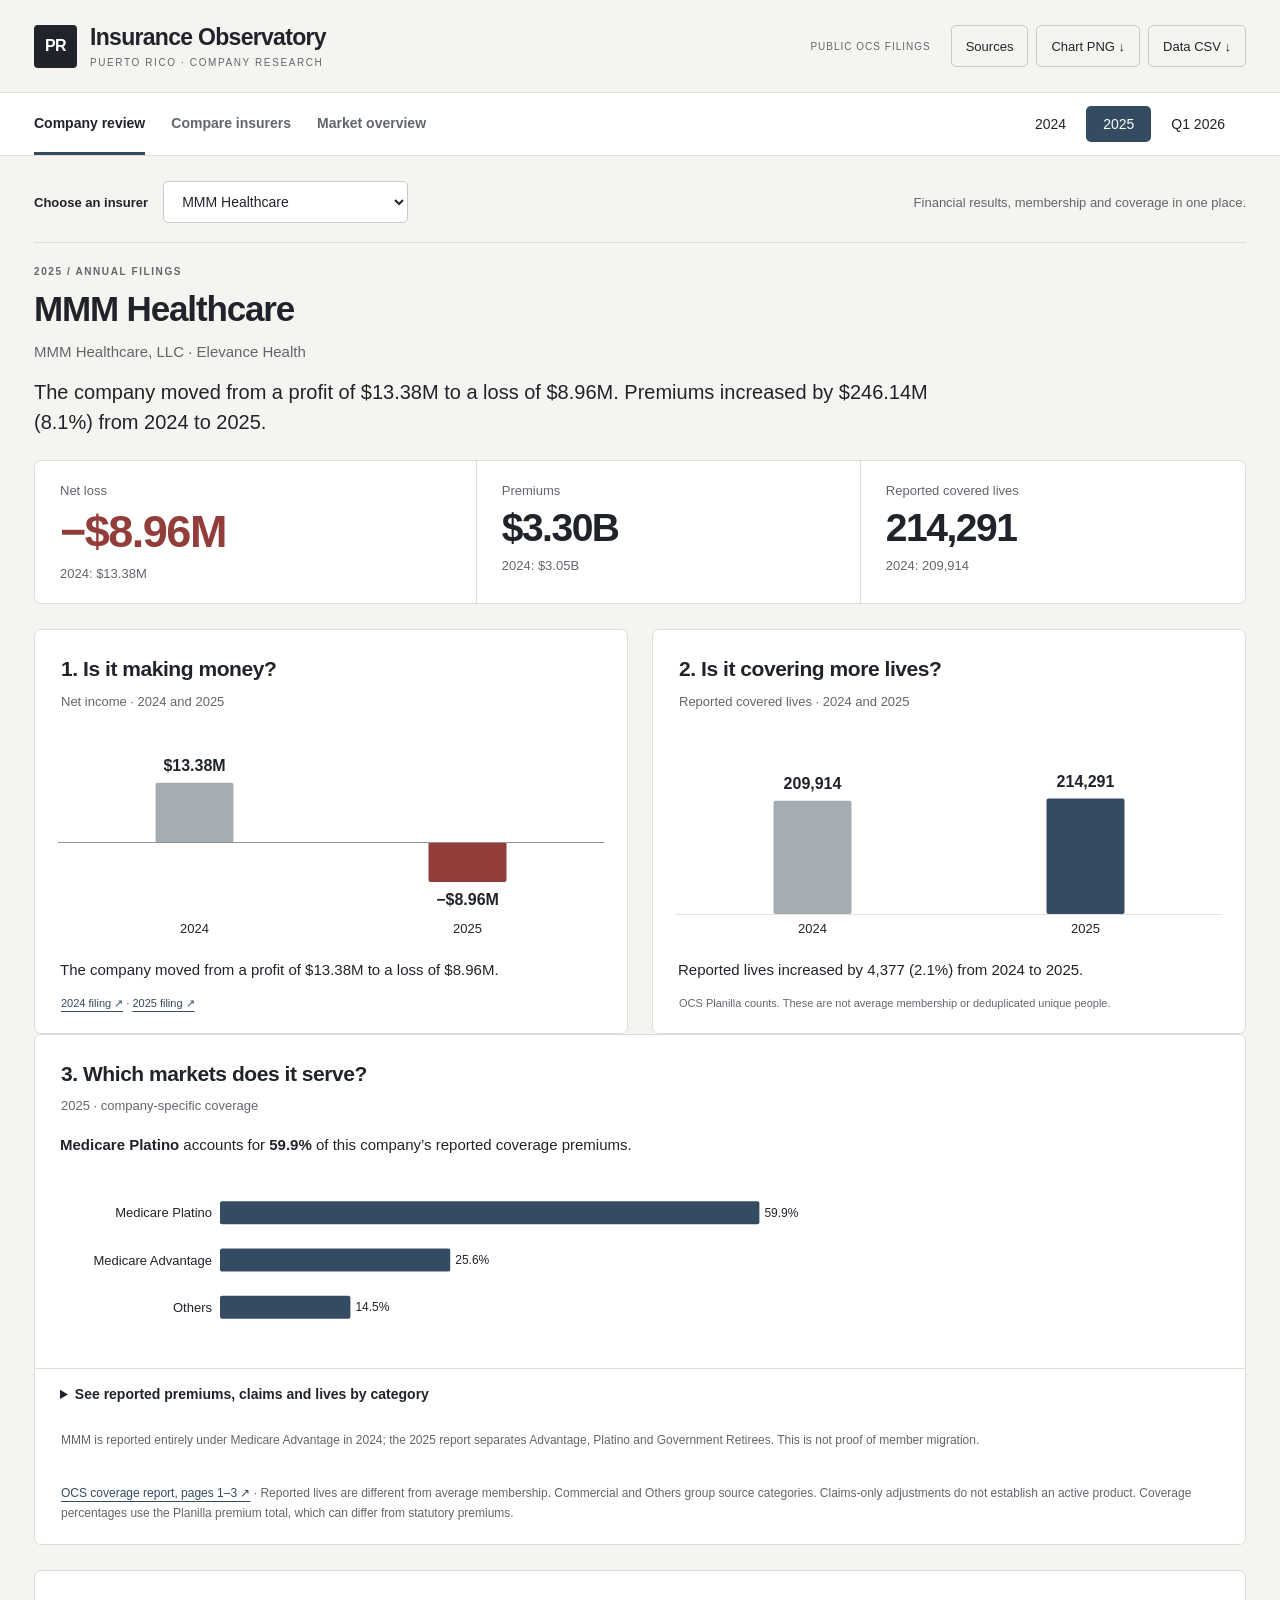
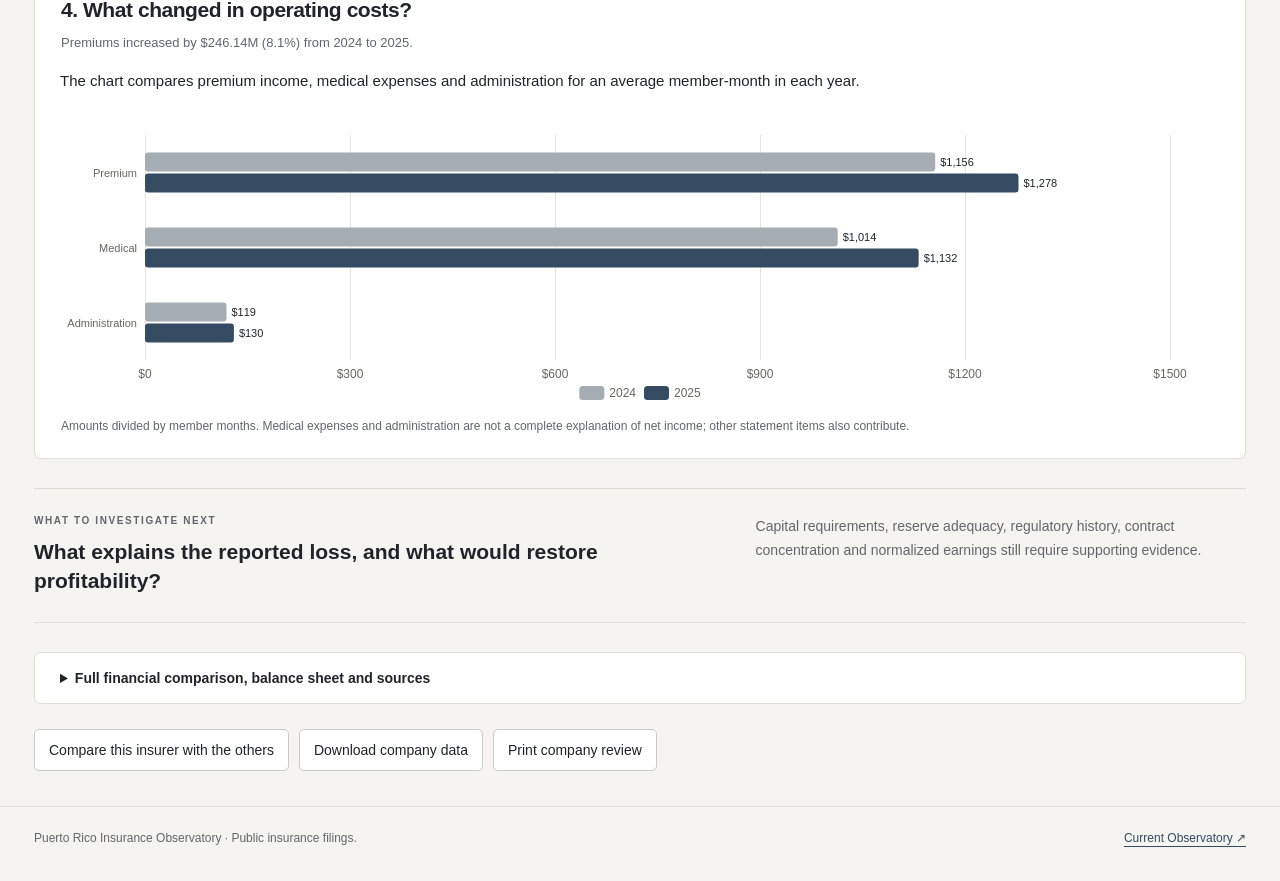
<file: preview/investor/index.html>
<!doctype html><html lang="en"><head><meta charset="utf-8"><meta name="viewport" content="width=device-width,initial-scale=1"><meta name="robots" content="noindex,nofollow"><meta name="description" content="Puerto Rico insurer research: profitability, membership, operating costs and coverage trends from public OCS filings."><title>Company Research · PR Insurance Observatory</title><link rel="icon" href="data:image/svg+xml,%3Csvg xmlns='http://www.w3.org/2000/svg' viewBox='0 0 32 32'%3E%3Crect width='32' height='32' rx='5' fill='%23344b62'/%3E%3Cpath d='M7 24V17h4v7m3 0V11h4v13m3 0V6h4v18' stroke='white' stroke-width='2'/%3E%3C/svg%3E"><link rel="stylesheet" href="style.css?v=6"><script defer src="../../assets/vendor/echarts-6.0.0.min.js"></script><script defer src="data.js"></script><script defer src="company-coverage.js?v=6"></script><script defer src="chart-theme.js?v=5"></script><script defer src="app.js?v=7"></script></head><body><a class="skip" href="#workspace">Skip to research</a><header><div class="brand"><span class="mark">PR</span><div><strong>Insurance Observatory</strong><span>PUERTO RICO · COMPANY RESEARCH</span></div></div><div class="header-actions"><span class="preview-label">PUBLIC OCS FILINGS</span><button data-action="sources">Sources</button><button data-action="png">Chart PNG ↓</button><button data-action="export">Data CSV ↓</button></div></header><div class="command"><nav aria-label="Research views"><button data-view="company" aria-pressed="true">Company review</button><button data-view="portfolio" aria-pressed="false">Compare insurers</button><button data-view="markets" aria-pressed="false">Market overview</button></nav><div class="periods" role="tablist" aria-label="Reporting period"><button role="tab" id="year-24" data-year="24" aria-controls="workspace" aria-selected="false" tabindex="-1">2024</button><button role="tab" id="year-25" data-year="25" aria-controls="workspace" aria-selected="true">2025</button><button role="tab" id="year-q1" data-year="q1" aria-controls="workspace" aria-selected="false" tabindex="-1">Q1 2026</button></div></div><main id="workspace" role="tabpanel" aria-labelledby="year-25"></main><footer><span>Puerto Rico Insurance Observatory · Public insurance filings.</span><a href="../../">Current Observatory ↗</a></footer><dialog id="modal"><div class="modal-head"><h2 id="modal-title"></h2><button data-action="close" aria-label="Close dialog">Close ×</button></div><div id="modal-body"></div></dialog><div class="sr-only" id="status" role="status" aria-live="polite"></div><noscript><p>JavaScript is required for interactive research. <a href="../../">Open the Observatory.</a></p></noscript></body></html>
</file>
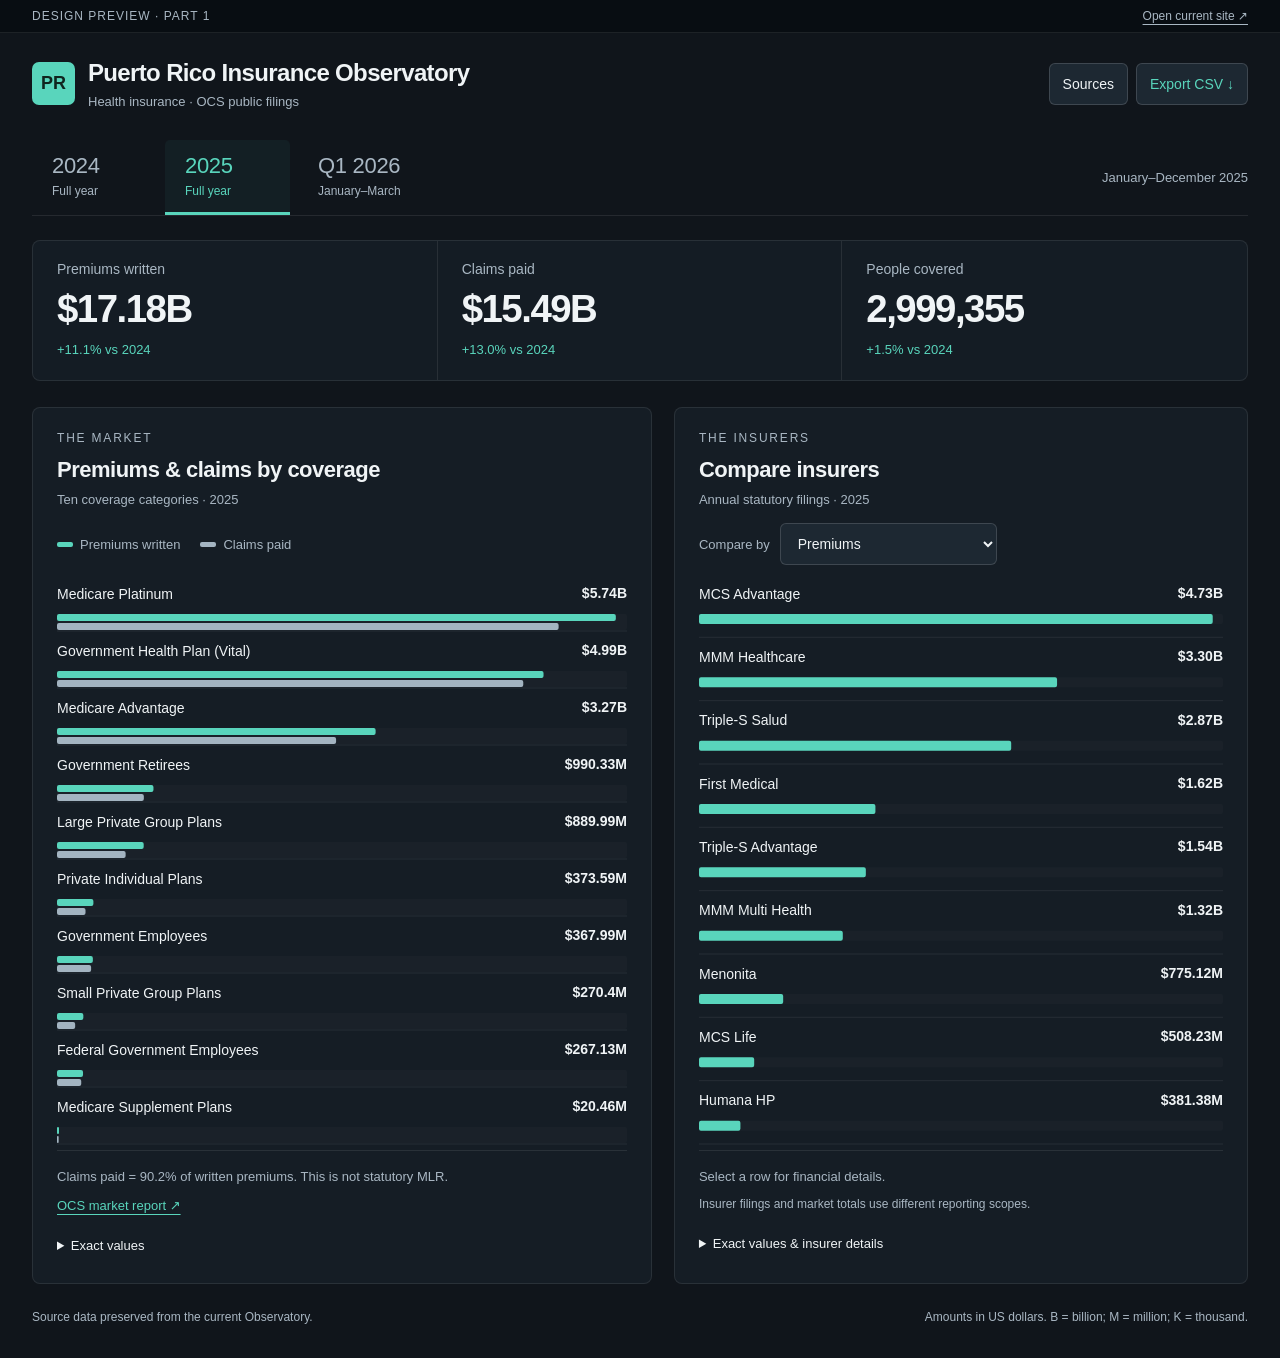
<file: preview/part-1/index.html>
<!doctype html>
<html lang="en"><head><meta charset="utf-8"><meta name="viewport" content="width=device-width, initial-scale=1"><meta name="robots" content="noindex,nofollow"><meta name="color-scheme" content="dark"><meta name="description" content="Review preview: Puerto Rico health insurance premiums, claims and insurer financial results from OCS filings."><title>Preview · Puerto Rico Insurance Observatory</title><link rel="icon" href="data:image/svg+xml,%3Csvg xmlns='http://www.w3.org/2000/svg' viewBox='0 0 32 32'%3E%3Crect width='32' height='32' rx='6' fill='%2359d5bc'/%3E%3Cpath d='M8 23V15h4v8m3 0V9h4v14m3 0V5h3v18' stroke='%230d151c' stroke-width='2'/%3E%3C/svg%3E"><link rel="stylesheet" href="style.css?v=1"><script defer src="../../assets/vendor/echarts-6.0.0.min.js"></script><script defer src="data.js"></script><script defer src="app.js?v=1"></script></head>
<body><a class="skip" href="#main">Skip to charts</a><div class="review"><span>DESIGN PREVIEW · PART 1</span><a href="../../">Open current site ↗</a></div>
<header class="shell"><div class="brand"><div class="mark" aria-hidden="true">PR</div><div><h1>Puerto Rico Insurance Observatory</h1><p>Health insurance · OCS public filings</p></div></div><div class="actions"><button id="sources-open">Sources</button><button id="export">Export CSV <span aria-hidden="true">↓</span></button></div></header>
<main id="main" class="shell"><div class="period-controls"><div role="tablist" aria-label="Reporting period"><button role="tab" id="tab-24" aria-controls="period-panel" aria-selected="false" tabindex="-1" data-period="24">2024<span>Full year</span></button><button role="tab" id="tab-25" aria-controls="period-panel" aria-selected="true" data-period="25">2025<span>Full year</span></button><button role="tab" id="tab-q1" aria-controls="period-panel" aria-selected="false" tabindex="-1" data-period="q1">Q1 2026<span>January–March</span></button></div><p id="period-note">January–December 2025</p></div>
<div id="period-panel" role="tabpanel" aria-labelledby="tab-25"><section class="kpis" aria-label="Market totals"><article><h2>Premiums written</h2><strong id="premium-kpi">—</strong><p id="premium-note"></p></article><article><h2>Claims paid</h2><strong id="claims-kpi">—</strong><p id="claims-note"></p></article><article><h2>People covered</h2><strong id="lives-kpi">—</strong><p id="lives-note"></p></article></section>
<div class="chart-grid"><section class="panel" aria-labelledby="coverage-title"><div class="panel-head"><div class="eyebrow">THE MARKET</div><h2 id="coverage-title">Premiums & claims by coverage</h2><p>Ten coverage categories · <span class="period-label">2025</span></p><div class="legend"><span><i class="teal"></i>Premiums written</span><span><i class="neutral"></i>Claims paid</span></div></div><div id="coverage-chart" class="chart" role="img" aria-label="Coverage premiums and claims"><div class="state">Loading coverage figures…</div></div><div class="panel-footer"><p id="coverage-caption"></p><a id="coverage-source" target="_blank" rel="noopener noreferrer">OCS market report ↗</a><details><summary>Exact values</summary><div class="table-wrap" id="coverage-table"></div></details></div></section>
<section class="panel" aria-labelledby="insurer-title"><div class="panel-head"><div class="eyebrow">THE INSURERS</div><h2 id="insurer-title">Compare insurers</h2><p>Annual statutory filings · <span class="period-label">2025</span></p><label class="metric-label" for="metric">Compare by <select id="metric"><option value="p">Premiums</option><option value="ni">Net income</option><option value="tm">Medical expenses</option><option value="a">Administrative expenses</option></select></label></div><div id="insurer-chart" class="chart" role="img" aria-label="Insurer premiums"><div class="state">Loading insurer figures…</div></div><div class="panel-footer"><p id="insurer-caption">Select an insurer for its financial details.</p><p class="scope">Insurer filings and market totals use different reporting scopes.</p><details id="insurer-values"><summary>Exact values & insurer details</summary><div class="table-wrap" id="insurer-table"></div></details></div></section></div></div>
<footer><span>Source data preserved from the current Observatory.</span><span>Amounts in US dollars. B = billion; M = million; K = thousand.</span></footer></main>
<dialog id="detail-dialog"><div class="dialog-head"><span id="detail-eyebrow">Insurer details</span><button data-close aria-label="Close insurer details">Close ×</button></div><div id="detail-body"></div></dialog><dialog id="sources-dialog"><div class="dialog-head"><h2>Sources</h2><button data-close aria-label="Close sources">Close ×</button></div><div id="sources-body"></div></dialog><div id="status" class="sr-only" role="status" aria-live="polite"></div><noscript><p class="shell">Enable JavaScript to explore the charts. <a href="../../">Open the current Observatory</a>.</p></noscript></body></html>
</file>
<file: preview/investor/style.css>
@import url("design-tokens.css?v=6");

:root {
  font-family: var(--font-ui);
  color: var(--ink);
  background: var(--canvas);
  font-size: 16px;
  font-synthesis: none;
  -webkit-font-smoothing: antialiased;
}
* { box-sizing: border-box; }
body { margin: 0; }
button, select, input { font: inherit; }
button, select {
  cursor: pointer;
  color: var(--ink);
  background: var(--surface);
  border: 1px solid #c9cbc8;
  border-radius: 5px;
  padding: 10px 14px;
  min-height: 42px;
  font-size: 14px;
}
button:hover, select:hover { border-color: var(--accent); background: #f6f7f7; }
button[aria-pressed="true"] { background: var(--accent-soft); border-color: #8493a0; color: var(--accent); }
button:disabled { cursor: not-allowed; opacity: .5; }
a { color: var(--accent); text-underline-offset: 4px; }
:focus-visible { outline: 3px solid var(--accent); outline-offset: 3px; }
header {
  background: var(--canvas);
  color: var(--ink);
  display: flex;
  align-items: center;
  justify-content: space-between;
  gap: 20px;
  padding: 24px 34px;
  border-bottom: 1px solid var(--line);
}
.brand { display: flex; align-items: center; gap: 13px; }
.mark {
  display: grid;
  place-items: center;
  background: var(--command);
  color: #fff;
  width: 43px;
  height: 43px;
  border-radius: 4px;
  font-weight: 650;
  letter-spacing: -.7px;
}
.brand strong { display: block; font-size: 23px; font-weight: 650; letter-spacing: -.7px; }
.brand div > span { display: block; font-size: 10px; letter-spacing: 1.6px; color: var(--muted); margin-top: 6px; }
.header-actions { display: flex; align-items: center; gap: 8px; }
.header-actions button { background: transparent; border-color: #c8cac7; font-size: 13px; }
.header-actions button:hover { background: var(--surface); border-color: var(--accent); }
.preview-label { font-size: 10px; letter-spacing: 1px; color: var(--muted); margin-right: 12px; }
.command {
  position: sticky;
  top: 0;
  z-index: 30;
  display: flex;
  align-items: center;
  justify-content: space-between;
  padding: 0 34px;
  background: var(--surface);
  border-bottom: 1px solid var(--line);
  gap: 15px;
}
.command nav { display: flex; gap: 26px; }
.command nav button {
  background: none;
  color: var(--muted);
  border: 0;
  border-bottom: 3px solid transparent;
  border-radius: 0;
  min-height: 62px;
  padding: 15px 0;
  font-weight: 600;
  font-size: 14px;
}
.command nav button[aria-pressed="true"] { color: var(--ink); border-color: var(--accent); }
.command nav button:hover { color: var(--ink); }
.periods { display: flex; gap: 3px; padding: 4px; }
.periods button { border: 0; background: none; min-height: 36px; padding: 8px 17px; font-size: 14px; }
.periods [aria-selected="true"] { background: var(--accent); color: #fff; }
.periods button:hover:not([aria-selected="true"]) { background: var(--accent-soft); }
main { max-width: 1510px; padding: 0 34px; margin: auto; min-height: 65vh; }
.page-head { display: flex; justify-content: space-between; gap: 20px; align-items: center; margin: 34px 0 26px; }
.page-head h1 { font-size: 35px; font-weight: 600; letter-spacing: -1.15px; line-height: 1.18; margin: 0 0 11px; }
.page-head p { font-size: 15px; line-height: 1.6; margin: 0; color: var(--muted); }
.eyebrow { font-size: 10px; font-weight: 600; letter-spacing: 1.6px; color: var(--muted); margin-bottom: 11px; text-transform: uppercase; }
.page-head select { max-width: 300px; }
.kpis { display: grid; grid-template-columns: repeat(4, 1fr); gap: 0; background: var(--surface); border: 1px solid var(--line); border-radius: var(--radius); margin: 0 0 26px; }
.kpi { padding: 22px 24px; border-right: 1px solid var(--line); }
.kpi:last-child { border: 0; }
.kpi span { display: block; font-size: 13px; color: var(--muted); margin-bottom: 11px; }
.kpi strong { display: block; font-size: 34px; letter-spacing: -1.1px; font-weight: 600; font-variant-numeric: tabular-nums lining-nums; white-space: nowrap; }
.kpi small { display: block; font-size: 12px; color: var(--muted); margin-top: 9px; line-height: 1.55; }
.positive { color: var(--accent) !important; }
.negative { color: var(--loss) !important; }
.analysis-grid { display: grid; grid-template-columns: minmax(0, 1.9fr) minmax(300px, 1fr); gap: 24px; align-items: stretch; }
.card { background: var(--surface); border: 1px solid var(--line); border-radius: var(--radius); min-width: 0; overflow: hidden; }
.card-head { padding: 25px 26px 12px; display: flex; justify-content: space-between; gap: 14px; align-items: flex-start; }
.card h2 { font-size: 21px; line-height: 1.3; letter-spacing: -.45px; font-weight: 600; margin: 0 0 8px; }
.card-head p { font-size: 13px; color: var(--muted); line-height: 1.65; margin: 0; }
.chart { height: 390px; width: 100%; }
#portfolio-chart { height: 480px; }
.chart-controls, .metric-switch { display: flex; flex-wrap: wrap; gap: 6px; padding: 4px 26px 9px; }
.chart-controls button, .metric-switch button { min-height: 35px; padding: 7px 11px; font-size: 12px; border-color: var(--line); background: #f7f7f4; }
.chart-controls button[aria-pressed="true"], .metric-switch button[aria-pressed="true"] { background: var(--accent); color: #fff; border-color: var(--accent); }
.chart-controls label, .metric-switch label { align-self: center; margin-right: 4px; font-size: 12px; color: var(--muted); }
.source-note { font-size: 12px; line-height: 1.65; color: var(--muted); padding: 12px 26px 21px; margin: 0; }
.spotlight { background: var(--surface-subtle); color: var(--ink); border-color: #d4d5cf; padding: 29px; display: flex; flex-direction: column; }
.spotlight .eyebrow, .spotlight p, .spotlight small { color: #5c6065; }
.spotlight h2 { font-size: 29px; letter-spacing: -.8px; line-height: 1.2; margin: 5px 0 13px; }
.spotlight > p { font-size: 14px; line-height: 1.75; margin: 0 0 25px; }
.spotlight .figure-label { font-size: 11px; font-weight: 600; letter-spacing: .8px; color: var(--muted); margin-top: 14px; }
.spotlight .figure { font-size: 52px; line-height: 1.1; letter-spacing: -2px; font-weight: 550; font-variant-numeric: tabular-nums lining-nums; margin: 10px 0 13px; }
.spotlight .figure.negative, .spotlight .figure.positive { color: var(--ink) !important; }
.spotlight dl { margin: 16px 0 26px; }
.spotlight dl div { display: flex; justify-content: space-between; gap: 20px; border-bottom: 1px solid #d7d8d2; padding: 15px 0; font-size: 14px; }
.spotlight dt { color: var(--muted); }
.spotlight dd { margin: 0; font-weight: 600; font-variant-numeric: tabular-nums; }
.spotlight button { margin-top: auto; background: var(--accent); border-color: var(--accent); color: #fff; font-weight: 600; min-height: 45px; }
.spotlight button:hover { background: #293e53; border-color: #293e53; }
.spotlight small { font-size: 12px; line-height: 1.6; }
.section-head { display: flex; justify-content: space-between; align-items: center; gap: 15px; margin: 35px 0 17px; }
.section-head h2 { margin: 0; font-size: 23px; font-weight: 600; letter-spacing: -.5px; }
.section-head p { margin: 8px 0 0; font-size: 13px; line-height: 1.6; color: var(--muted); }
.toolbar { display: flex; gap: 8px; align-items: center; }
.toolbar span { font-size: 13px; color: var(--muted); }
.table-wrap { overflow: auto; }
.research-table { border-collapse: collapse; width: 100%; font-size: 13px; white-space: nowrap; }
.research-table th { background: #f0f0ec; color: #5e6268; font-size: 12px; text-align: right; font-weight: 500; padding: 15px 18px; }
.research-table td { padding: 18px; text-align: right; border-bottom: 1px solid #e7e7e1; font-variant-numeric: tabular-nums; }
.research-table th:first-child, .research-table td:first-child { text-align: left; }
.research-table tbody tr:hover { background: #f6f7f7; }
.research-table tr.selected { background: #edf0f2; }
.research-table tr.selected td:first-child { box-shadow: inset 3px 0 var(--accent); }
.research-table button { border: 0; background: none; padding: 0; min-height: 26px; text-align: left; font-weight: 600; color: var(--ink); font-size: 14px; }
.research-table small { display: block; font-size: 11px; color: var(--muted); margin-top: 5px; font-weight: 400; }
.mini-change { display: inline-flex; min-width: 67px; justify-content: flex-end; padding: 5px 7px; border-radius: 3px; background: #e9edf0; color: var(--accent); }
.mini-change.negative { background: var(--loss-soft); }
.report-banner { background: #e9edf0; border-left: 3px solid var(--accent); padding: 18px 21px; line-height: 1.7; font-size: 15px; margin: 0 0 24px; }
.report-banner.loss { background: #f1ece8; border-color: var(--loss); }
.report-banner strong { font-weight: 650; }
.split { display: grid; grid-template-columns: 1fr 1fr; gap: 24px; margin: 24px 0; }
.financial-table { width: 100%; border-collapse: collapse; font-size: 14px; }
.financial-table th, .financial-table td { padding: 15px 24px; border-bottom: 1px solid #e8e8e2; text-align: right; font-variant-numeric: tabular-nums; }
.financial-table td:first-child, .financial-table th:first-child { text-align: left; }
.financial-table th { font-weight: 500; color: var(--muted); font-size: 12px; }
.financial-table tr:last-child td { border: 0; }
.financial-table td:nth-child(2) { color: var(--muted); }
.company-strip { display: flex; flex-wrap: wrap; gap: 8px; margin: 0 0 23px; }
.company-strip span { font-size: 12px; padding: 7px 10px; border-radius: 3px; background: #e8e9e5; color: #525960; }
.flat-note { color: var(--muted); font-size: 13px; line-height: 1.7; margin: 16px 0; }
.coverage-filters { display: flex; flex-wrap: wrap; gap: 7px; margin: 18px 0 22px; }
.coverage-filters button { font-size: 13px; padding: 9px 12px; }
.coverage-chart { height: 520px; }
.legend { display: flex; align-items: center; gap: 20px; color: var(--muted); font-size: 12px; padding: 5px 26px; }
.legend i { display: inline-block; width: 12px; height: 8px; border-radius: 1px; background: var(--prior); margin-right: 7px; }
.legend i.current { background: var(--accent); }
.caution { font-size: 13px; line-height: 1.7; padding: 16px 21px; background: #edece6; color: #5b5b54; border: 1px solid #d9d8d0; border-left: 3px solid #8f918b; border-radius: 4px; margin: 20px 0; }
.caution a { color: var(--accent); }
.empty { padding: 35px 27px; min-height: 260px; display: flex; flex-direction: column; justify-content: center; align-items: flex-start; background: #f5f5f1; border: 1px dashed #c5c8c6; border-radius: var(--radius); }
.empty h2 { font-size: 24px; margin: 0 0 13px; }
.empty p { font-size: 15px; color: var(--muted); line-height: 1.75; max-width: 640px; margin: 0 0 18px; }
.gap-list { padding: 4px 25px 20px; }
.gap-list > div { display: flex; justify-content: space-between; gap: 22px; padding: 15px 0; border-bottom: 1px solid var(--line); font-size: 14px; line-height: 1.55; }
.gap-list span { color: var(--muted); font-size: 12px; }
.gap-list b { font-weight: 500; }
.gap-list em { font-size: 12px; color: #65665f; font-style: normal; white-space: nowrap; }
.foot-actions { display: flex; gap: 10px; align-items: center; margin: 25px 0; }
footer { display: flex; justify-content: space-between; gap: 20px; max-width: 1510px; margin: 35px auto 0; padding: 22px 34px 32px; color: var(--muted); font-size: 12px; line-height: 1.65; border-top: 1px solid var(--line); }
dialog { width: min(850px, calc(100% - 28px)); max-height: 85vh; padding: 27px; background: var(--surface); color: var(--ink); border: 1px solid var(--line); border-radius: 8px; }
dialog::backdrop { background: #20242aa8; }
.modal-head { display: flex; justify-content: space-between; gap: 20px; align-items: center; margin-bottom: 22px; }
.modal-head h2 { font-size: 24px; margin: 0; }
.modal-head button { white-space: nowrap; }
.modal-body p, #modal-body p { font-size: 14px; line-height: 1.75; color: var(--muted); }
#modal-body li { font-size: 14px; line-height: 1.75; margin: 10px 0; }
.sr-only, .skip:not(:focus) { position: absolute; width: 1px; height: 1px; overflow: hidden; clip: rect(0, 0, 0, 0); }
.skip:focus { display: block; padding: 12px; }
.toast { position: fixed; right: 20px; bottom: 20px; background: var(--command); color: #fff; padding: 15px 20px; border-radius: 5px; z-index: 90; font-size: 14px; }
.compare-toggle { width: 17px; height: 17px; accent-color: var(--accent); vertical-align: middle; margin-right: 10px; cursor: pointer; }
.mobile-inspect { display: none; }

@media (max-width: 1100px) {
  .analysis-grid { grid-template-columns: 1.6fr 1fr; }
  .kpi { padding: 20px 17px; }
  .kpi strong { font-size: 29px; }
  .spotlight { padding: 24px; }
  .spotlight h2 { font-size: 25px; }
  .spotlight .figure { font-size: 45px; }
  .command nav { gap: 19px; }
  .command nav button { font-size: 13px; }
}
@media (max-width: 800px) {
  header { padding: 20px; }
  .preview-label { display: none; }
  .brand strong { font-size: 20px; }
  .brand div > span { font-size: 9px; }
  .command { padding: 0 20px; flex-wrap: wrap; gap: 0; }
  .command nav { width: 100%; justify-content: space-between; gap: 15px; }
  .command nav button { min-height: 49px; }
  .periods { width: 100%; padding: 9px 0; }
  .periods button { flex: 1; }
  .analysis-grid, .split { grid-template-columns: 1fr; }
  .spotlight { display: block; }
  .spotlight .figure { font-size: 47px; }
  .spotlight button { width: 100%; margin-top: 10px; }
  .kpis { grid-template-columns: repeat(2, 1fr); }
  .kpi:nth-child(2) { border-right: 0; }
  .kpi:nth-child(-n+2) { border-bottom: 1px solid var(--line); }
  main { padding: 0 20px; }
  .page-head h1 { font-size: 30px; }
  .page-head { align-items: flex-start; }
  .page-head select { max-width: 250px; }
  .chart { height: 370px; }
  #portfolio-chart { height: 510px; }
  .coverage-chart { height: 550px; }
  .section-head { flex-wrap: wrap; }
  footer { padding: 20px; }
  .mobile-inspect { display: block; margin-top: 12px; font-size: 13px; color: var(--muted); }
  main[data-view="portfolio"] { display: flex; flex-direction: column; }
  main[data-view="portfolio"] > .page-head { order: 0; }
  main[data-view="portfolio"] > .analysis-grid { order: 1; }
  main[data-view="portfolio"] > .kpis { order: 2; margin-top: 24px; }
  main[data-view="portfolio"] > .section-head { order: 3; }
  main[data-view="portfolio"] > .table-wrap { order: 4; }
  main[data-view="portfolio"] > .flat-note { order: 5; }
  .split { display: flex; flex-direction: column; }
  .split > .card:has(#unit-chart) { order: -1; }
}
@media (max-width: 520px) {
  header { padding: 18px 15px; gap: 15px; flex-wrap: wrap; }
  .header-actions { margin-left: auto; }
  .header-actions button { min-height: 35px; padding: 7px 10px; font-size: 12px; }
  .brand strong { font-size: 21px; }
  .mark { width: 37px; height: 37px; }
  .brand div > span { font-size: 9px; letter-spacing: 1px; }
  .command { padding: 0 15px; }
  .command nav { gap: 12px; }
  .command nav button { font-size: 12px; }
  .periods button { font-size: 14px; min-height: 36px; }
  main { padding: 0 15px; }
  .page-head { margin: 26px 0 21px; display: block; }
  .page-head h1 { font-size: 30px; letter-spacing: -.85px; line-height: 1.17; }
  .page-head p { font-size: 13px; }
  .page-head select { margin-top: 15px; width: 100%; max-width: none; }
  .kpi { padding: 17px 13px; }
  .kpi strong { font-size: 27px; letter-spacing: -.9px; }
  .kpi span { font-size: 12px; margin-bottom: 8px; }
  .kpi small { font-size: 11px; }
  .card-head { padding: 22px 17px 11px; flex-wrap: wrap; }
  .card h2 { font-size: 20px; }
  .card-head p { font-size: 12px; }
  .chart { height: 350px; }
  #portfolio-chart { height: 510px; }
  .chart-controls, .metric-switch { padding: 2px 17px 9px; gap: 5px; }
  .chart-controls button, .metric-switch button { padding: 7px 7px; font-size: 12px; }
  .source-note { padding: 10px 17px 19px; font-size: 11px; }
  .spotlight h2 { font-size: 25px; }
  .spotlight { padding: 24px; }
  .spotlight p { font-size: 14px; }
  .spotlight .figure { font-size: 47px; }
  .financial-table td, .financial-table th { padding: 13px; font-size: 12px; }
  .coverage-filters { gap: 6px; }
  .coverage-filters button { font-size: 12px; padding: 8px; }
  .coverage-chart { height: 620px; }
  .research-table td, .research-table th { padding: 14px 13px; }
  .caution { font-size: 12px; }
  .section-head h2 { font-size: 22px; }
  .report-banner { font-size: 14px; padding: 16px 17px; }
  .gap-list { padding: 0 17px 17px; }
  .gap-list > div { gap: 12px; }
  .gap-list b { font-size: 13px; }
  .gap-list em { white-space: normal; text-align: right; }
  .foot-actions { flex-wrap: wrap; }
  footer { display: block; padding: 18px 15px; }
  footer a { display: block; margin-top: 10px; }
  .legend { padding-left: 17px; }
  .empty { padding: 27px 20px; }
  .empty p { font-size: 14px; }
  .eyebrow { font-size: 10px; }
}
@media (prefers-reduced-motion: reduce) {
  * { scroll-behavior: auto !important; animation: none !important; transition: none !important; }
}
@media print {
  header, .command, .header-actions, .toolbar, .foot-actions, .chart-controls, .metric-switch, button, footer { display: none !important; }
  .research-table button { display: inline-block !important; }
  .compare-toggle { display: none !important; }
  main { padding: 0; max-width: none; }
  .analysis-grid, .split { display: block; }
  .card { break-inside: avoid; margin-bottom: 15px; }
  .chart { height: 340px; }
  #portfolio-chart { height: 390px; }
  .spotlight { color: #20242a; background: #fff; }
  .spotlight p, .spotlight small, .spotlight dt { color: #444; }
  .research-table { font-size: 10px; }
  .research-table th, .research-table td { padding: 8px; }
  .source-note { font-size: 10px; }
  body { background: #fff; print-color-adjust: exact; -webkit-print-color-adjust: exact; }
  .table-wrap { overflow: visible; }
}

/* Company review: one entity, one reading path. */
.company-picker{display:flex;align-items:center;gap:15px;margin:25px 0 0;padding-bottom:19px;border-bottom:1px solid var(--line)}
.company-picker label{font-size:13px;font-weight:600;white-space:nowrap}.company-picker select{min-width:245px;background:white}.company-picker>span{margin-left:auto;max-width:400px;color:var(--muted);font-size:13px}
main[data-view=company]>.page-head{margin:23px 0 13px}.company-thesis{font-size:20px;line-height:1.5;margin:0 0 23px;max-width:950px;color:var(--ink)}
.company-summary{display:grid;grid-template-columns:1.15fr 1fr 1fr;background:white;border:1px solid var(--line);border-radius:7px;margin:0 0 25px}
.company-summary>div{padding:22px 25px;border-right:1px solid var(--line)}.company-summary>div:last-child{border:0}.company-summary span,.company-summary small{display:block;color:var(--muted);font-size:13px}.company-summary strong{display:block;margin:8px 0;font-size:39px;letter-spacing:-1.5px;font-weight:600;font-variant-numeric:tabular-nums}.company-summary .summary-primary strong{font-size:45px}.company-summary small{font-size:13px}
.story-grid{display:grid;grid-template-columns:1fr 1fr;gap:24px}.story-chart{height:230px}.story-grid .card .source-note{font-size:11px;padding-top:0}.story-takeaways{display:grid;grid-template-columns:1fr 1fr;gap:24px;margin:15px 0 28px}.story-takeaways p{font-size:15px;line-height:1.65;margin:0;padding:0 9px;color:var(--ink)}
.story-copy,.story-answer{font-size:15px;line-height:1.6;padding:0 25px;margin:4px 0 12px}.story-answer strong{font-weight:650}.mix-chart{height:235px}.source-detail{border-top:1px solid var(--line);margin-top:12px}.source-detail summary{cursor:pointer;padding:17px 25px;font-size:14px;font-weight:600;min-height:48px}.source-detail[open] summary{border-bottom:1px solid var(--line)}.detailed-financials{background:white;border:1px solid var(--line);border-radius:7px;margin-top:25px}.detailed-financials>.split{padding:0 20px;align-items:start}.story-unavailable{padding:35px 25px;font-size:17px;line-height:1.65;color:var(--muted)}.story-unavailable small{font-size:13px}.operating-review{margin-top:25px}.operating-review .chart{height:300px}.diligence-note{display:grid;grid-template-columns:1.4fr 1fr;gap:35px;margin:29px 0;padding:26px 0;border-top:1px solid var(--line);border-bottom:1px solid var(--line)}.diligence-note h2{font-size:21px;line-height:1.4;margin:0;font-weight:600}.diligence-note p{font-size:14px;line-height:1.7;margin:0;color:var(--muted)}
@media(max-width:800px){.company-picker{flex-wrap:wrap;gap:9px}.company-picker>span{display:none}.company-picker label{width:100%}.company-picker select{width:100%}.company-thesis{font-size:18px}.company-summary strong{font-size:29px}.company-summary .summary-primary strong{font-size:33px}.company-summary>div{padding:19px 17px}.story-grid{gap:16px}.story-takeaways{gap:16px}.story-takeaways p{font-size:13px}.story-chart{height:210px}.diligence-note{grid-template-columns:1fr;gap:15px}.detailed-financials>.split{padding:0 14px}}
@media(max-width:520px){.company-summary{grid-template-columns:1fr 1fr}.company-summary .summary-primary{grid-column:1/-1;border-right:0;border-bottom:1px solid var(--line)}.company-summary .summary-primary strong{font-size:39px}.company-summary strong{font-size:29px}.company-summary span,.company-summary small{font-size:12px}.story-grid{grid-template-columns:1fr}.story-takeaways{grid-template-columns:1fr;gap:8px}.story-takeaways p{font-size:14px;padding:0}.company-thesis{font-size:17px}.story-copy,.story-answer{padding:0 17px;font-size:14px}.mix-chart{height:260px}.source-detail summary{padding:17px;font-size:13px}.company-picker{margin-top:18px;padding-bottom:15px}.company-picker select{min-height:44px}.story-chart{height:205px}.diligence-note h2{font-size:19px}.operating-review .chart{height:290px}}
@media print{.company-picker,.foot-actions{display:none!important}.company-summary strong{font-size:29px}.story-grid{display:grid;grid-template-columns:1fr 1fr}.story-chart{height:210px}.detailed-financials{display:block}.diligence-note{break-inside:avoid}}

.coverage-download{margin:15px 25px 20px;font-size:13px}
</file>
<file: preview/part-1/style.css>
:root{color-scheme:dark;--bg:#10151b;--panel:#151d25;--line:#ffffff16;--ink:#f0f4f6;--muted:#a9b7c3;--teal:#59d5bc;--neutral:#a3b4c1;--loss:#ff8c98;--focus:#91f0da;font-family:Inter,Arial,system-ui,sans-serif;font-size:16px}*{box-sizing:border-box}body{margin:0;background:var(--bg);color:var(--ink);-webkit-font-smoothing:antialiased}button,select{font:inherit}a{color:var(--teal);text-underline-offset:4px}button,select{background:#1d2832;border:1px solid #ffffff25;border-radius:6px;color:var(--ink);cursor:pointer;min-height:42px;padding:9px 13px;font-size:14px}button:hover,select:hover{border-color:var(--teal)}:focus-visible{outline:3px solid var(--focus);outline-offset:4px}::selection{background:var(--teal);color:var(--bg)}.shell{width:min(1440px,calc(100% - 64px));margin:auto}.review{display:flex;justify-content:space-between;align-items:center;padding:9px 32px;background:#080d12;border-bottom:1px solid var(--line);font-size:12px;color:var(--muted)}.review span{letter-spacing:1px}.review a{color:var(--muted)}header.shell{display:flex;justify-content:space-between;align-items:center;gap:20px;padding:25px 0}.brand{display:flex;align-items:center;gap:13px}.mark{width:43px;height:43px;display:grid;place-items:center;border-radius:7px;background:var(--teal);color:#10251f;font-weight:750;font-size:18px;flex-shrink:0}h1{font-size:24px;font-weight:650;letter-spacing:-.65px;line-height:1.25;margin:0}.brand p{margin:6px 0 0;font-size:13px;color:var(--muted)}.actions{display:flex;gap:8px;flex-shrink:0}.actions button:last-child{color:var(--teal)}.period-controls{display:flex;align-items:center;justify-content:space-between;gap:16px;border-bottom:1px solid var(--line);margin:6px 0 24px}.period-controls [role=tablist]{display:flex;gap:8px}.period-controls [role=tab]{min-width:125px;border:0;border-bottom:3px solid transparent;border-radius:5px 5px 0 0;background:none;padding:13px 20px 14px;text-align:left;color:var(--muted);font-size:22px;letter-spacing:-.3px}.period-controls [role=tab] span{display:block;margin-top:5px;font-size:12px;font-weight:400;letter-spacing:0}.period-controls [aria-selected=true]{background:#59d5bc0d;border-color:var(--teal);color:var(--teal)}#period-note{font-size:13px;color:var(--muted);text-align:right;line-height:1.5}.kpis{display:grid;grid-template-columns:repeat(3,1fr);margin:0 0 26px;border:1px solid var(--line);border-radius:8px;background:#141c24}.kpis article{padding:20px 24px;border-right:1px solid var(--line)}.kpis article:last-child{border:0}.kpis h2{margin:0 0 10px;font-size:14px;font-weight:450;color:var(--muted)}.kpis strong{font-size:clamp(30px,3vw,42px);letter-spacing:-1.5px;font-weight:600;font-variant-numeric:tabular-nums;white-space:nowrap}.kpis p{font-size:13px;color:var(--muted);margin:9px 0 0;line-height:1.5}.kpis .delta{color:var(--teal)}.chart-grid{display:grid;grid-template-columns:1.08fr 1fr;gap:22px;align-items:stretch}.panel{background:var(--panel);border:1px solid var(--line);border-radius:8px;min-width:0;overflow:hidden}.panel-head{padding:23px 24px 15px;min-height:166px}.eyebrow{font-size:12px;letter-spacing:1.8px;color:var(--muted);margin-bottom:11px}.panel h2{font-size:22px;letter-spacing:-.5px;line-height:1.3;margin:0;font-weight:600}.panel-head p{font-size:13px;color:var(--muted);margin:8px 0 16px}.legend{display:flex;gap:20px;font-size:13px;color:var(--muted);min-height:42px;align-items:center}.legend span{display:flex;align-items:center;gap:7px}.legend i{width:16px;height:5px;display:inline-block;border-radius:2px}.teal{background:var(--teal)}.neutral{background:var(--neutral)}.metric-label{display:flex;align-items:center;gap:10px;color:var(--muted);font-size:13px;min-height:42px}.metric-label select{font-size:14px;max-width:100%;padding-right:30px}.chart{height:570px;margin:0 24px}.panel-footer{border-top:1px solid var(--line);margin:0 24px;padding:15px 0 20px;font-size:13px;line-height:1.65}.panel-footer p{margin:0 0 7px;color:var(--muted)}.panel-footer a{font-size:13px}.panel-footer details{margin-top:12px}.panel-footer summary{cursor:pointer;color:var(--ink);padding:7px 0;font-size:13px}.scope{font-size:12px}.state{min-height:400px;height:100%;display:flex;flex-direction:column;justify-content:center;align-items:flex-start;gap:15px;padding:25px;border:1px dashed #ffffff25;border-radius:6px;color:var(--muted);line-height:1.65}.state strong{font-size:23px;color:var(--ink);font-weight:500;line-height:1.3}.state p{font-size:14px;margin:0;max-width:370px}.state span{font-size:12px;color:var(--teal);letter-spacing:1px}.table-wrap{overflow:auto}table{width:100%;border-collapse:collapse;font-size:13px}th,td{text-align:right;padding:10px 9px;border-bottom:1px solid var(--line);white-space:nowrap}th:first-child,td:first-child{text-align:left}th{font-weight:500;color:var(--muted)}td button{font-size:13px;background:none;border:0;text-align:left;padding:0;color:var(--teal);min-height:32px}footer{display:flex;justify-content:space-between;gap:15px;padding:24px 0 30px;font-size:12px;color:var(--muted);line-height:1.6}dialog{background:var(--panel);color:var(--ink);border:1px solid #ffffff30;border-radius:10px;width:min(620px,calc(100% - 28px));max-height:85vh;padding:24px}dialog::backdrop{background:#05090dc9}.dialog-head{display:flex;align-items:center;justify-content:space-between;gap:14px;padding-bottom:20px;border-bottom:1px solid var(--line)}.dialog-head>span{font-size:13px;color:var(--muted)}.dialog-head h2{margin:0;font-size:23px}.dialog-head button{flex-shrink:0}#detail-body h2{font-size:28px;letter-spacing:-.6px;margin:24px 0 6px}#detail-body>p{font-size:14px;color:var(--muted);line-height:1.65}.detail-metrics{display:grid;grid-template-columns:1fr 1fr;gap:0 22px;margin:20px 0}.detail-metrics div{padding:17px 0;border-bottom:1px solid var(--line)}.detail-metrics dt{font-size:13px;color:var(--muted);margin-bottom:8px}.detail-metrics dd{font-size:22px;font-weight:550;margin:0;font-variant-numeric:tabular-nums}.loss{color:var(--loss)}.filing-link{display:inline-block;margin:10px 0;padding:10px 0;font-size:14px}#sources-body p{color:var(--muted);font-size:14px;line-height:1.65}#sources-body h3{font-size:17px;margin:22px 0 10px}#sources-body a{font-size:14px}#sources-body li{margin:12px 0}#sources-body ul{padding-left:20px}.sr-only,.skip:not(:focus){position:absolute;width:1px;height:1px;padding:0;margin:-1px;overflow:hidden;clip:rect(0,0,0,0);white-space:nowrap}.skip:focus{display:block;padding:12px}.toast{position:fixed;bottom:22px;right:22px;background:#214038;border:1px solid var(--teal);padding:13px 18px;border-radius:7px;color:white;z-index:20;font-size:14px;max-width:calc(100% - 32px)}
@media(min-width:1600px){.chart{height:610px}.panel-head{padding-top:26px}.kpis strong{font-size:44px}}
@media(max-width:1000px){.shell{width:calc(100% - 40px)}h1{font-size:21px}.chart-grid{grid-template-columns:1fr}.panel-head{min-height:0}.chart{height:570px}.kpis article{padding:18px}.kpis strong{font-size:32px}.review{padding:9px 20px}}
@media(max-width:600px){.shell{width:calc(100% - 28px)}.review{font-size:11px;padding:9px 14px;gap:10px}.review span{letter-spacing:.6px}.review a{font-size:11px}header.shell{padding:18px 0;flex-wrap:wrap;gap:14px}.brand{gap:10px}.mark{width:36px;height:36px;font-size:15px}h1{font-size:20px;letter-spacing:-.4px}.brand p{font-size:12px}.actions{width:100%;justify-content:flex-end}.actions button{font-size:13px;min-height:38px;padding:7px 12px}.period-controls{display:block;margin-top:0;margin-bottom:15px;border:0}.period-controls [role=tablist]{gap:3px;border-bottom:1px solid var(--line)}.period-controls [role=tab]{flex:1;min-width:0;font-size:21px;padding:12px 10px}.period-controls [role=tab] span{font-size:11px}.period-controls #period-note{text-align:left;font-size:12px;margin:12px 0 0}.kpis{grid-template-columns:1fr;margin-bottom:18px}.kpis article{display:grid;grid-template-columns:1fr auto;gap:5px 12px;padding:14px 17px;border:0;border-bottom:1px solid var(--line)}.kpis h2{font-size:14px;margin:0;align-self:end}.kpis strong{grid-column:2;grid-row:1/3;font-size:29px;letter-spacing:-1px;align-self:center}.kpis p{margin:0;font-size:12px;grid-column:1}.panel-head{padding:20px 16px 10px}.panel h2{font-size:21px}.chart{margin:0 16px;height:600px}.panel-footer{margin:0 16px}.legend{gap:15px;font-size:12px}.metric-label{flex-wrap:wrap;gap:8px}.metric-label select{flex:1;min-width:0;font-size:13px}.chart-grid{gap:18px}.eyebrow{font-size:11px}.state{padding:18px;min-height:350px}.state strong{font-size:22px}footer{display:block;font-size:11px}footer span{display:block;margin-bottom:5px}dialog{padding:19px}.detail-metrics dd{font-size:20px}.detail-metrics dt{font-size:12px}}
@media(prefers-reduced-motion:reduce){*{animation:none!important;transition:none!important;scroll-behavior:auto!important}}
@media print{.review,.actions,.period-controls [role=tablist],details,footer{display:none}.shell{width:100%}.chart-grid{display:block}.panel{break-inside:avoid;margin:20px 0}.chart{height:570px}.panel:nth-child(2){break-before:page}body{print-color-adjust:exact;-webkit-print-color-adjust:exact}}
</file>
